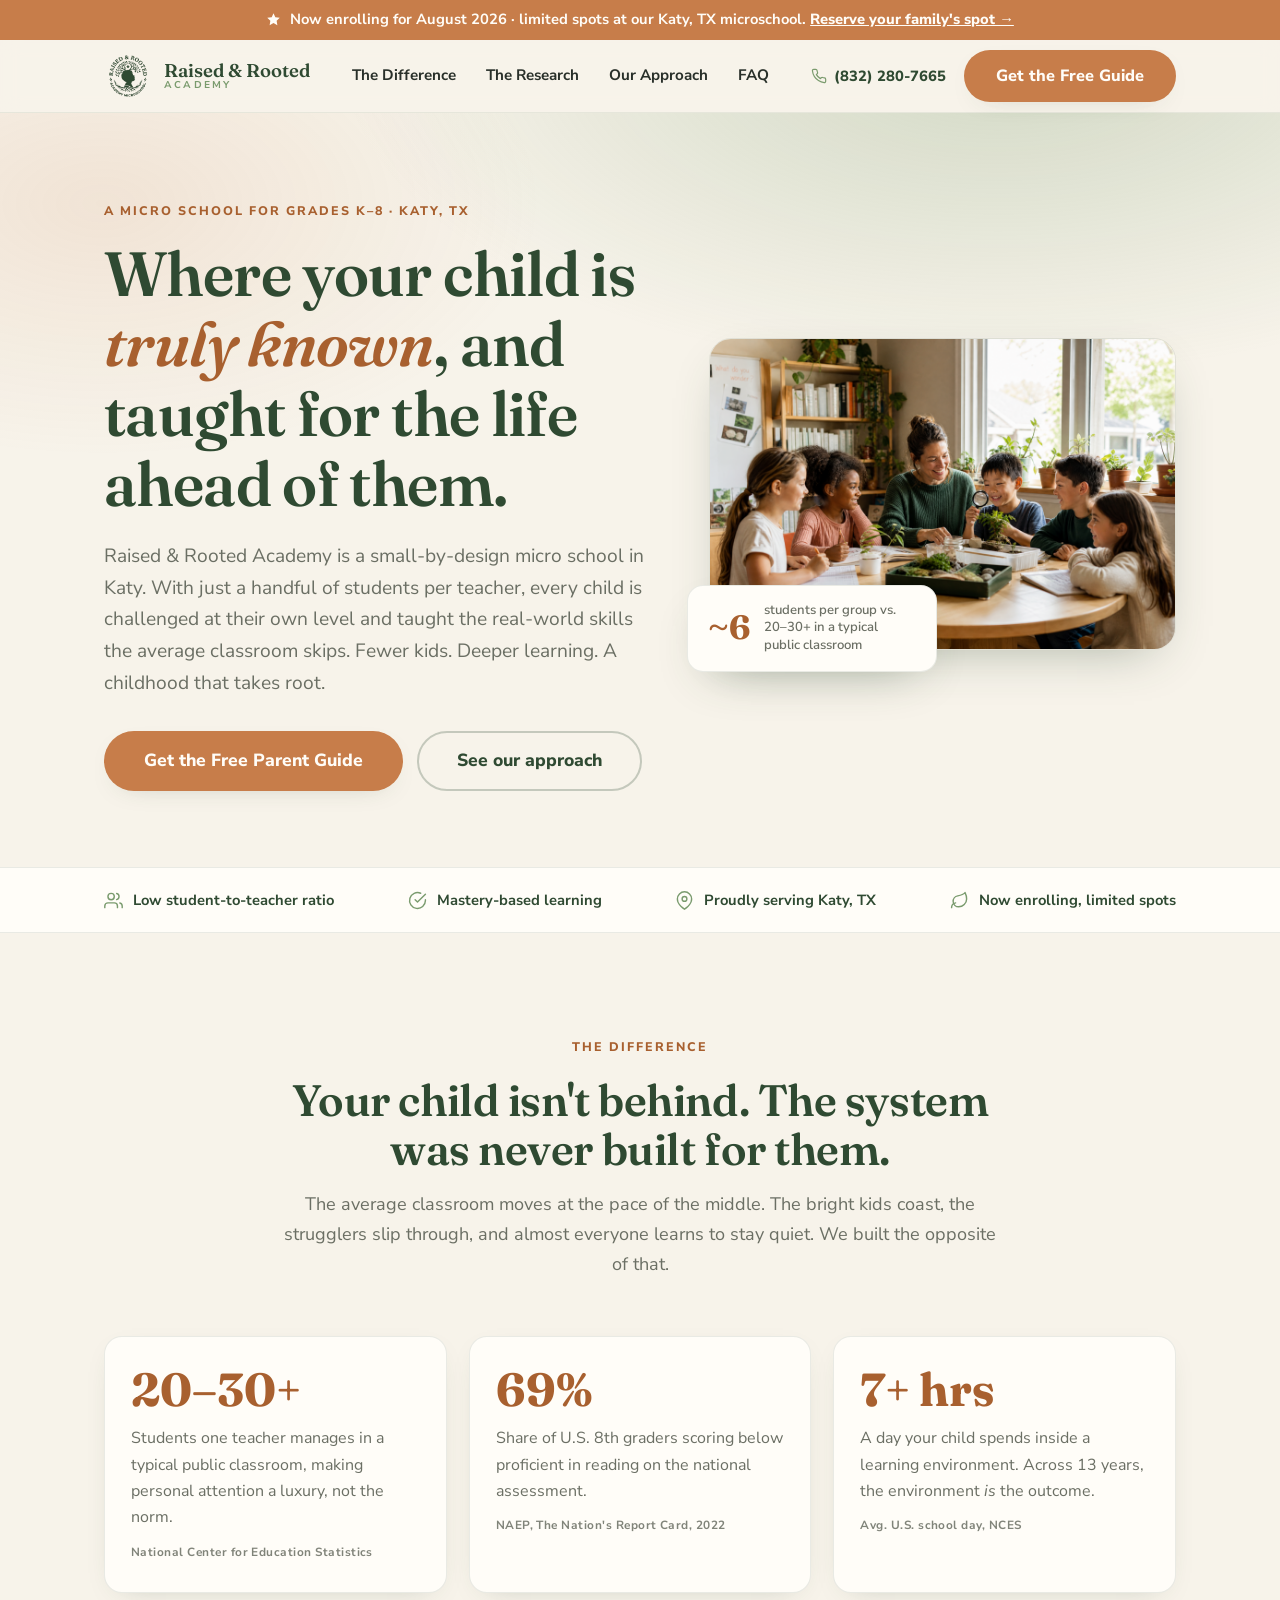
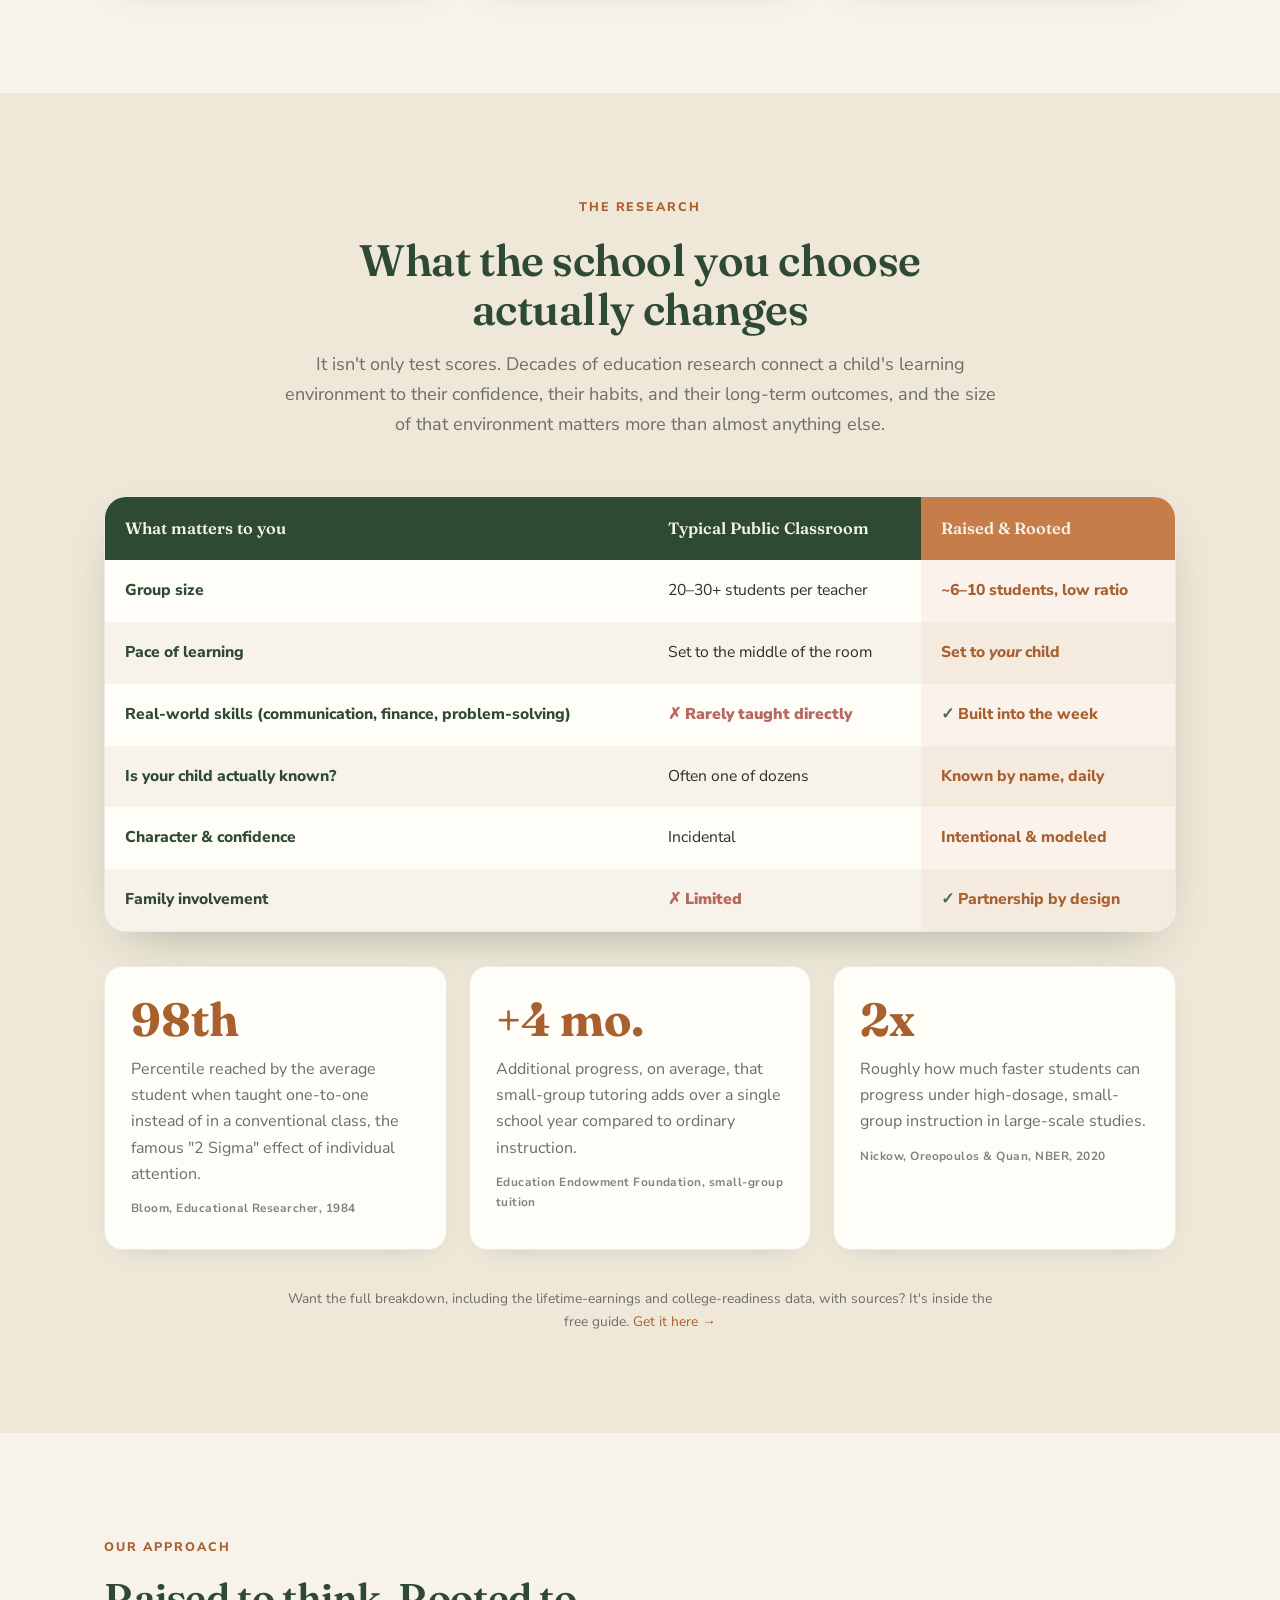
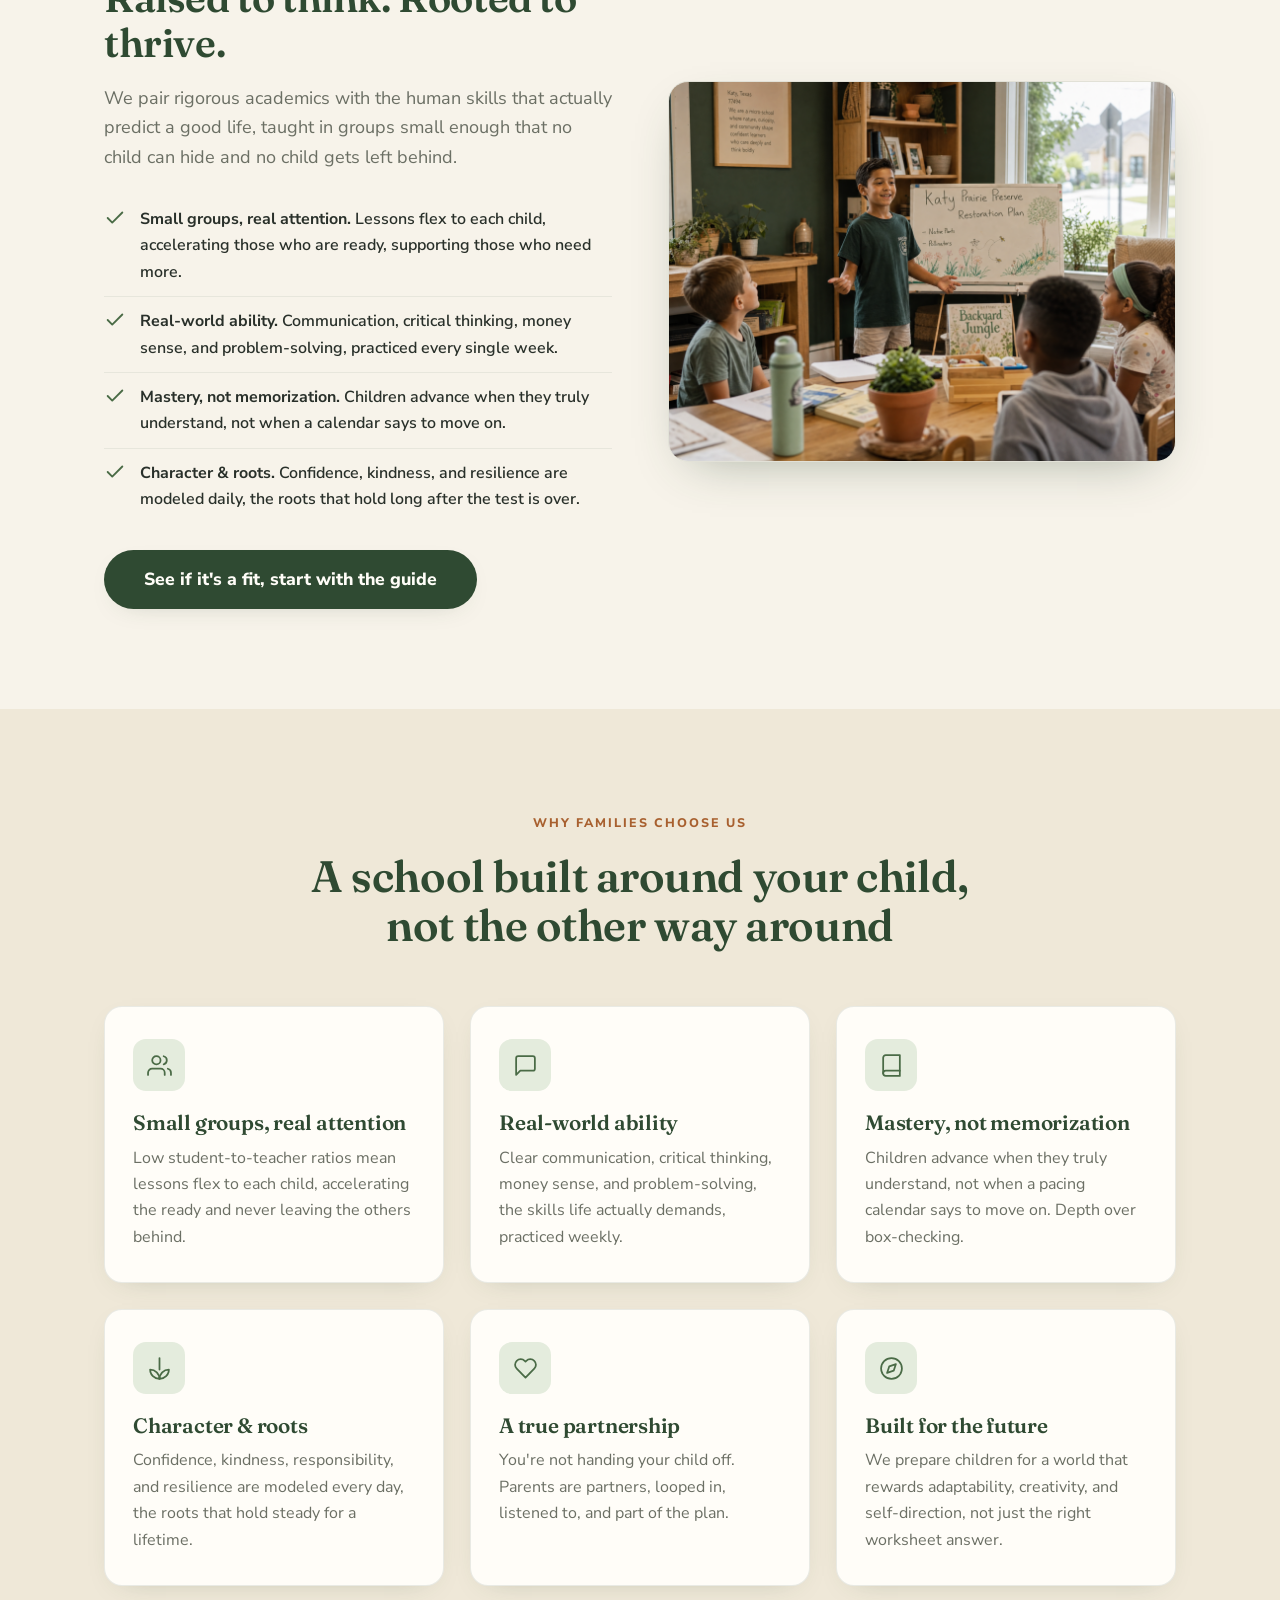
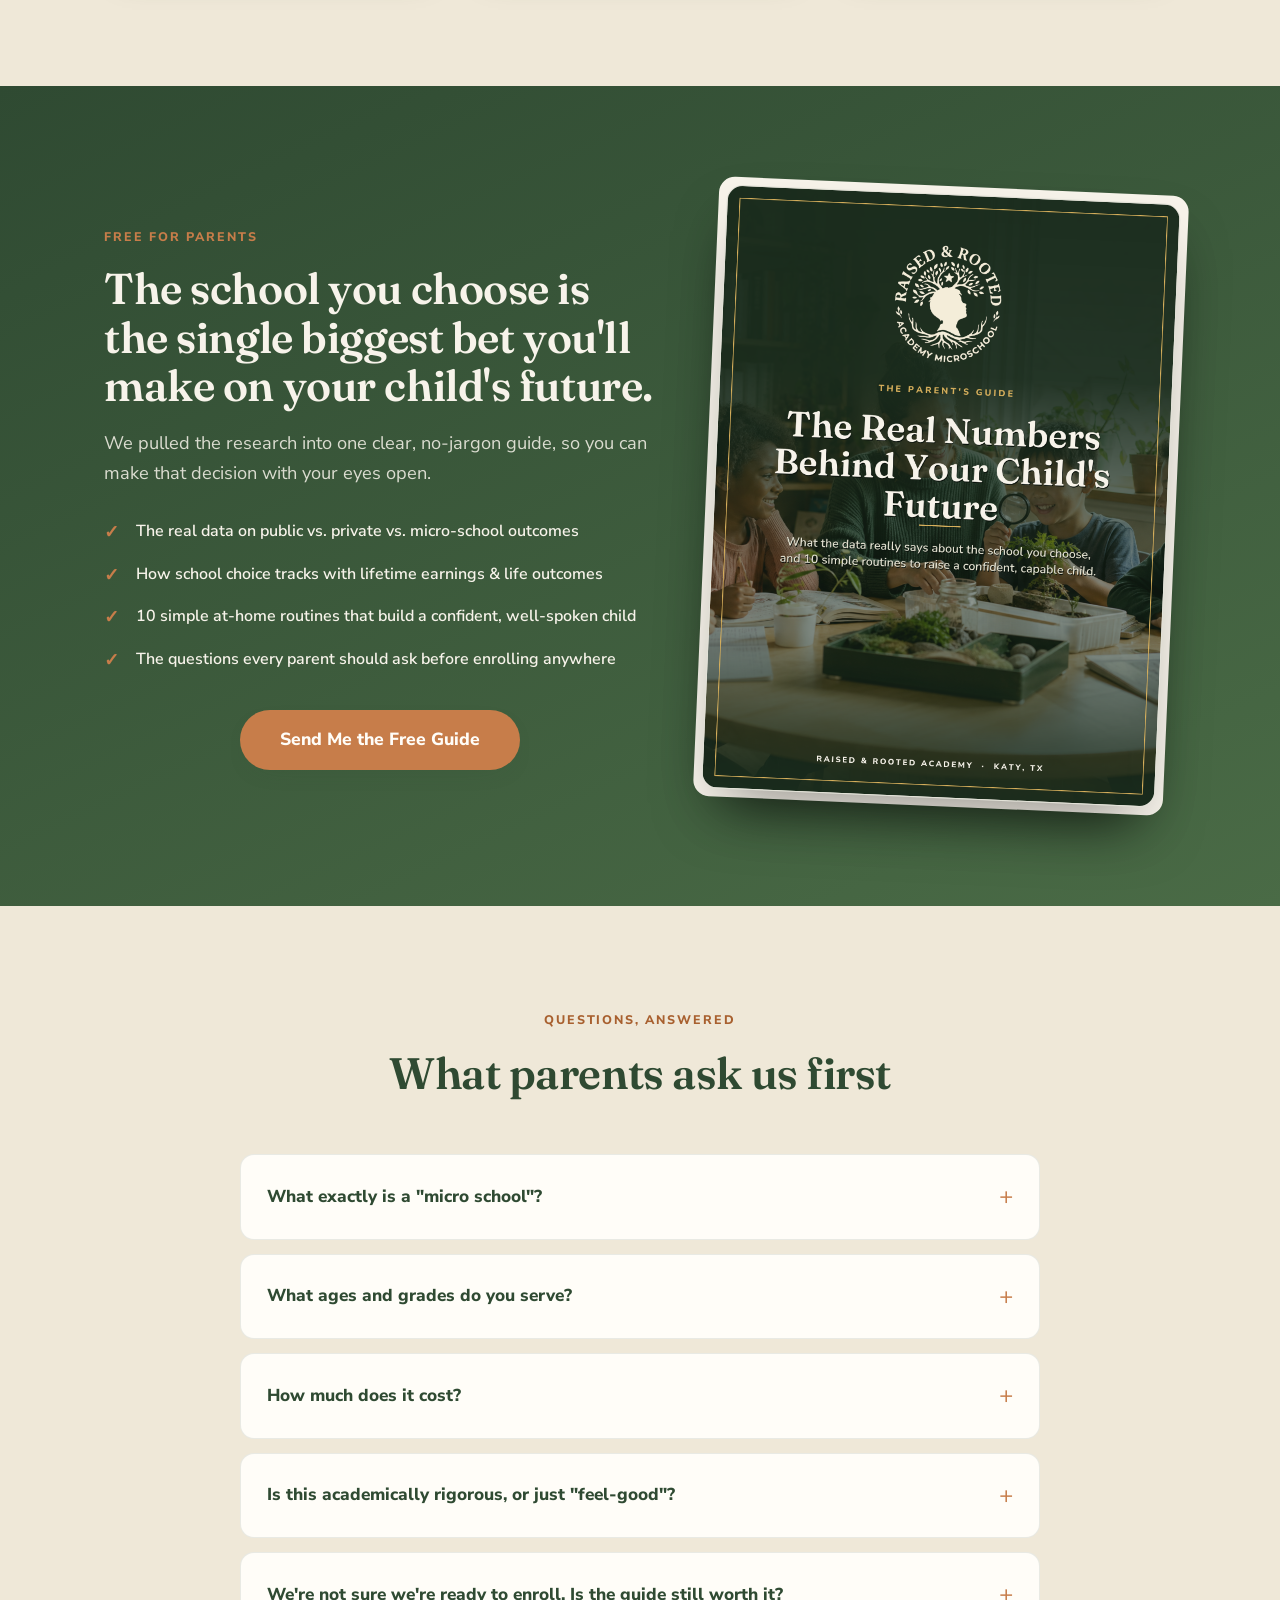
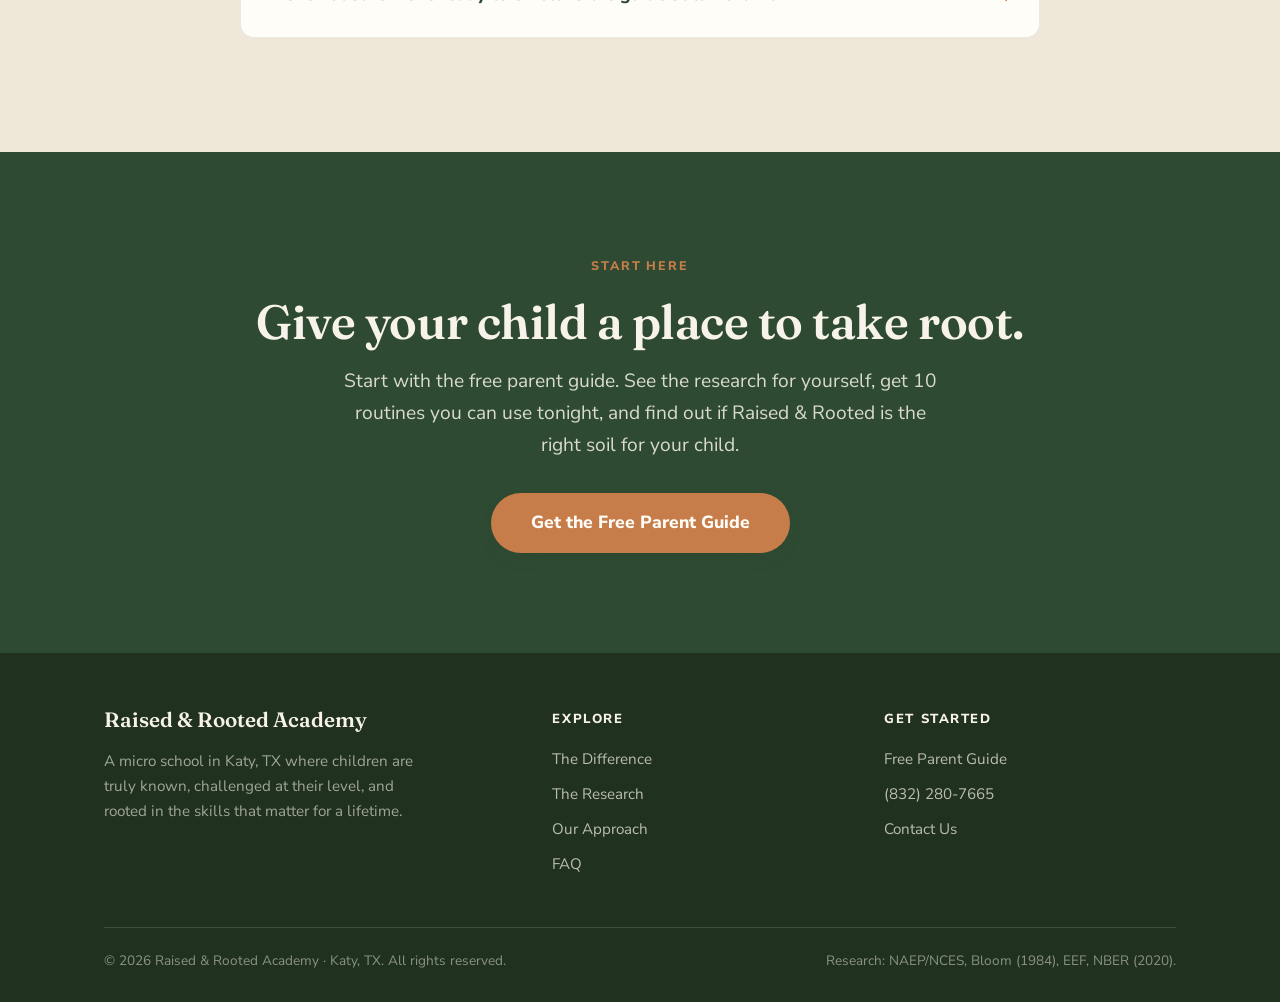
<file: index.html>
<!DOCTYPE html>
<html lang="en">
<head>
  <meta charset="UTF-8" />
  <meta name="viewport" content="width=device-width, initial-scale=1.0" />
  <title>Raised &amp; Rooted Academy | A Micro School in Katy, TX</title>
  <meta name="description" content="Raised & Rooted Academy is a micro school in Katy, TX built for how children actually learn: small groups, real-world skills, and outcomes the average classroom can't match. See the research, then claim your free parent guide." />

  <!-- Open Graph -->
  <meta property="og:title" content="Raised & Rooted Academy | A Micro School in Katy, TX" />
  <meta property="og:description" content="The school your child attends shapes their confidence, real-world ability, and future. See what the research says, and get our free parent guide." />
  <meta property="og:type" content="website" />
  <meta property="og:image" content="assets/og-image.jpg" />

  <link rel="preconnect" href="https://fonts.googleapis.com" />
  <link rel="preconnect" href="https://fonts.gstatic.com" crossorigin />
  <link href="https://fonts.googleapis.com/css2?family=Fraunces:ital,opsz,wght@0,9..144,400..700;1,9..144,400..600&family=Nunito+Sans:wght@400;600;700;800;900&display=swap" rel="stylesheet" />
  <link rel="stylesheet" href="styles.css" />
</head>
<body>

  <!-- ============ ANNOUNCEMENT BAR ============ -->
  <div class="announce-bar">
    <div class="inner">
      <svg class="star" viewBox="0 0 24 24"><path d="M12 2l2.9 6.26L22 9.27l-5 4.87 1.18 6.88L12 17.77l-6.18 3.25L7 14.14 2 9.27l7.1-1.01L12 2z"/></svg>
      <span>Now enrolling for <strong>August 2026</strong> · limited spots at our Katy, TX microschool. <a href="/free-guide.html">Reserve your family's spot →</a></span>
    </div>
  </div>

  <!-- ============ HEADER ============ -->
  <header class="site-header">
    <div class="wrap nav">
      <a class="brand" href="/" style="text-decoration:none">
        <span class="brand-mark has-logo"><img src="assets/logo-green-transparent.png" alt="Raised & Rooted Academy logo" /></span>
        <span class="brand-name">Raised &amp; Rooted<small>Academy</small></span>
      </a>
      <nav class="nav-links">
        <a href="#difference">The Difference</a>
        <a href="#data">The Research</a>
        <a href="#approach">Our Approach</a>
        <a href="#faq">FAQ</a>
      </nav>
      <div class="nav-meta">
        <!-- SWAP: real phone number -->
        <a class="nav-phone" href="tel:+18322807665">
          <svg viewBox="0 0 24 24"><path d="M22 16.92v3a2 2 0 0 1-2.18 2 19.79 19.79 0 0 1-8.63-3.07 19.5 19.5 0 0 1-6-6 19.79 19.79 0 0 1-3.07-8.67A2 2 0 0 1 4.11 2h3a2 2 0 0 1 2 1.72c.13.96.36 1.9.7 2.81a2 2 0 0 1-.45 2.11L8.09 9.91a16 16 0 0 0 6 6l1.27-1.27a2 2 0 0 1 2.11-.45c.91.34 1.85.57 2.81.7A2 2 0 0 1 22 16.92Z"/></svg>
          <span>(832) 280-7665</span>
        </a>
        <a class="btn btn-primary nav-cta" href="/free-guide.html">Get the Free Guide</a>
      </div>
    </div>
  </header>

  <!-- ============ HERO ============ -->
  <section class="hero">
    <div class="wrap hero-grid">
      <div>
        <span class="eyebrow">A Micro School for Grades K–8 · Katy, TX</span>
        <h1>Where your child is <span class="accent">truly known</span>, and taught for the life ahead of them.</h1>
        <p class="hero-sub">Raised &amp; Rooted Academy is a small-by-design micro school in Katy. With just a handful of students per teacher, every child is challenged at their own level and taught the real-world skills the average classroom skips. Fewer kids. Deeper learning. A childhood that takes root.</p>
        <div class="hero-cta-row">
          <a class="btn btn-primary btn-lg" href="/free-guide.html">Get the Free Parent Guide</a>
          <a class="btn btn-ghost btn-lg" href="#approach">See our approach</a>
        </div>
      </div>

      <div class="hero-photo-frame">
        <img class="hero-photo" src="assets/hero.jpg" alt="A teacher and a small group of children learning hands-on together at Raised & Rooted Academy in Katy, TX" />
        <div class="stat-badge">
          <span class="sb-num">~6</span>
          <span class="sb-label">students per group vs. 20–30+ in a typical public classroom</span>
        </div>
      </div>
    </div>
  </section>

  <!-- ============ TRUST BAR ============ -->
  <div class="trust-bar">
    <div class="wrap">
      <span class="trust-item">
        <svg viewBox="0 0 24 24"><path d="M17 21v-2a4 4 0 0 0-4-4H5a4 4 0 0 0-4 4v2"/><circle cx="9" cy="7" r="4"/><path d="M23 21v-2a4 4 0 0 0-3-3.87M16 3.13a4 4 0 0 1 0 7.75"/></svg>
        Low student-to-teacher ratio
      </span>
      <span class="trust-item">
        <svg viewBox="0 0 24 24"><path d="M22 11.08V12a10 10 0 1 1-5.93-9.14"/><polyline points="22 4 12 14.01 9 11.01"/></svg>
        Mastery-based learning
      </span>
      <span class="trust-item">
        <svg viewBox="0 0 24 24"><path d="M21 10c0 7-9 13-9 13s-9-6-9-13a9 9 0 0 1 18 0Z"/><circle cx="12" cy="10" r="3"/></svg>
        Proudly serving Katy, TX
      </span>
      <span class="trust-item">
        <svg viewBox="0 0 24 24"><path d="M12 2a7 7 0 0 0-7 7c0 5 7 13 7 13s7-8 7-13a7 7 0 0 0-7-7Z" style="display:none"/><path d="M11 20A7 7 0 0 1 9.8 6.1C15.5 5 17 4.48 19 2c1 2 2 4.18 2 8 0 5.5-4.78 10-10 10Z"/><path d="M2 21c0-3 1.85-5.36 5.08-6"/></svg>
        Now enrolling, limited spots
      </span>
    </div>
  </div>

  <!-- ============ THE DIFFERENCE / PROBLEM ============ -->
  <section id="difference">
    <div class="wrap">
      <div class="section-head">
        <span class="eyebrow">The Difference</span>
        <h2>Your child isn't behind. The system was never built for them.</h2>
        <p>The average classroom moves at the pace of the middle. The bright kids coast, the strugglers slip through, and almost everyone learns to stay quiet. We built the opposite of that.</p>
      </div>

      <div class="stat-grid">
        <div class="stat-card">
          <div class="big">20–30+</div>
          <p>Students one teacher manages in a typical public classroom, making personal attention a luxury, not the norm.</p>
          <span class="src">National Center for Education Statistics</span>
        </div>
        <div class="stat-card">
          <div class="big">69%</div>
          <p>Share of U.S. 8th graders scoring below proficient in reading on the national assessment.</p>
          <span class="src">NAEP, The Nation's Report Card, 2022</span>
        </div>
        <div class="stat-card">
          <div class="big">7+ hrs</div>
          <p>A day your child spends inside a learning environment. Across 13 years, the environment <em>is</em> the outcome.</p>
          <span class="src">Avg. U.S. school day, NCES</span>
        </div>
      </div>
    </div>
  </section>

  <!-- ============ THE RESEARCH / COMPARISON ============ -->
  <section id="data" class="bg-cream-deep">
    <div class="wrap">
      <div class="section-head">
        <span class="eyebrow">The Research</span>
        <h2>What the school you choose actually changes</h2>
        <p>It isn't only test scores. Decades of education research connect a child's learning environment to their confidence, their habits, and their long-term outcomes, and the size of that environment matters more than almost anything else.</p>
      </div>

      <div class="compare">
        <table>
          <thead>
            <tr>
              <th>What matters to you</th>
              <th>Typical Public Classroom</th>
              <th class="col-us">Raised &amp; Rooted</th>
            </tr>
          </thead>
          <tbody>
            <tr>
              <td>Group size</td>
              <td>20–30+ students per teacher</td>
              <td class="col-us">~6–10 students, low ratio</td>
            </tr>
            <tr>
              <td>Pace of learning</td>
              <td>Set to the middle of the room</td>
              <td class="col-us">Set to <em>your</em> child</td>
            </tr>
            <tr>
              <td>Real-world skills (communication, finance, problem-solving)</td>
              <td class="cross">✗ Rarely taught directly</td>
              <td class="col-us"><span class="check">✓</span> Built into the week</td>
            </tr>
            <tr>
              <td>Is your child actually known?</td>
              <td>Often one of dozens</td>
              <td class="col-us">Known by name, daily</td>
            </tr>
            <tr>
              <td>Character &amp; confidence</td>
              <td>Incidental</td>
              <td class="col-us">Intentional &amp; modeled</td>
            </tr>
            <tr>
              <td>Family involvement</td>
              <td class="cross">✗ Limited</td>
              <td class="col-us"><span class="check">✓</span> Partnership by design</td>
            </tr>
          </tbody>
        </table>
      </div>

      <div class="stat-grid" style="margin-top:34px">
        <div class="stat-card">
          <div class="big">98th</div>
          <p>Percentile reached by the average student when taught one-to-one instead of in a conventional class, the famous "2 Sigma" effect of individual attention.</p>
          <span class="src">Bloom, Educational Researcher, 1984</span>
        </div>
        <div class="stat-card">
          <div class="big">+4 mo.</div>
          <p>Additional progress, on average, that small-group tutoring adds over a single school year compared to ordinary instruction.</p>
          <span class="src">Education Endowment Foundation, small-group tuition</span>
        </div>
        <div class="stat-card">
          <div class="big">2x</div>
          <p>Roughly how much faster students can progress under high-dosage, small-group instruction in large-scale studies.</p>
          <span class="src">Nickow, Oreopoulos &amp; Quan, NBER, 2020</span>
        </div>
      </div>

      <p class="research-note">Want the full breakdown, including the lifetime-earnings and college-readiness data, with sources? It's inside the free guide. <a href="/free-guide.html">Get it here →</a></p>
    </div>
  </section>

  <!-- ============ APPROACH, FEATURE SPLIT WITH PHOTO ============ -->
  <section id="approach">
    <div class="wrap feature-split">
      <div>
        <span class="eyebrow">Our Approach</span>
        <h2>Raised to think. Rooted to thrive.</h2>
        <p style="font-size:1.13rem; color:var(--muted);">We pair rigorous academics with the human skills that actually predict a good life, taught in groups small enough that no child can hide and no child gets left behind.</p>
        <ul class="feature-list">
          <li><svg viewBox="0 0 24 24"><polyline points="20 6 9 17 4 12"/></svg><strong>Small groups, real attention.</strong> Lessons flex to each child, accelerating those who are ready, supporting those who need more.</li>
          <li><svg viewBox="0 0 24 24"><polyline points="20 6 9 17 4 12"/></svg><strong>Real-world ability.</strong> Communication, critical thinking, money sense, and problem-solving, practiced every single week.</li>
          <li><svg viewBox="0 0 24 24"><polyline points="20 6 9 17 4 12"/></svg><strong>Mastery, not memorization.</strong> Children advance when they truly understand, not when a calendar says to move on.</li>
          <li><svg viewBox="0 0 24 24"><polyline points="20 6 9 17 4 12"/></svg><strong>Character &amp; roots.</strong> Confidence, kindness, and resilience are modeled daily, the roots that hold long after the test is over.</li>
        </ul>
        <a class="btn btn-green btn-lg" href="/free-guide.html" style="margin-top:26px">See if it's a fit, start with the guide</a>
      </div>
      <div class="fs-media">
        <img src="assets/approach.jpg" alt="A confident young student presenting an idea to classmates at Raised & Rooted Academy" />
      </div>
    </div>
  </section>

  <!-- ============ PILLARS ============ -->
  <section class="bg-cream-deep">
    <div class="wrap">
      <div class="section-head">
        <span class="eyebrow">Why Families Choose Us</span>
        <h2>A school built around your child, not the other way around</h2>
      </div>

      <div class="pillar-grid">
        <div class="pillar">
          <div class="ico"><svg viewBox="0 0 24 24"><path d="M17 21v-2a4 4 0 0 0-4-4H5a4 4 0 0 0-4 4v2"/><circle cx="9" cy="7" r="4"/><path d="M23 21v-2a4 4 0 0 0-3-3.87M16 3.13a4 4 0 0 1 0 7.75"/></svg></div>
          <h3>Small groups, real attention</h3>
          <p>Low student-to-teacher ratios mean lessons flex to each child, accelerating the ready and never leaving the others behind.</p>
        </div>
        <div class="pillar">
          <div class="ico"><svg viewBox="0 0 24 24"><path d="M21 15a2 2 0 0 1-2 2H7l-4 4V5a2 2 0 0 1 2-2h14a2 2 0 0 1 2 2z"/></svg></div>
          <h3>Real-world ability</h3>
          <p>Clear communication, critical thinking, money sense, and problem-solving, the skills life actually demands, practiced weekly.</p>
        </div>
        <div class="pillar">
          <div class="ico"><svg viewBox="0 0 24 24"><path d="M4 19.5A2.5 2.5 0 0 1 6.5 17H20"/><path d="M6.5 2H20v20H6.5A2.5 2.5 0 0 1 4 19.5v-15A2.5 2.5 0 0 1 6.5 2z"/></svg></div>
          <h3>Mastery, not memorization</h3>
          <p>Children advance when they truly understand, not when a pacing calendar says to move on. Depth over box-checking.</p>
        </div>
        <div class="pillar">
          <div class="ico"><svg viewBox="0 0 24 24"><path d="M12 22c4.97 0 9-4.03 9-9-4.97 0-9 4.03-9 9Z"/><path d="M12 22C7.03 22 3 17.97 3 13c4.97 0 9 4.03 9 9Z"/><path d="M12 13V2"/></svg></div>
          <h3>Character &amp; roots</h3>
          <p>Confidence, kindness, responsibility, and resilience are modeled every day, the roots that hold steady for a lifetime.</p>
        </div>
        <div class="pillar">
          <div class="ico"><svg viewBox="0 0 24 24"><path d="M20.42 4.58a5.4 5.4 0 0 0-7.65 0l-.77.78-.77-.78a5.4 5.4 0 0 0-7.65 7.65l8.42 8.42 8.42-8.42a5.4 5.4 0 0 0 0-7.65Z"/></svg></div>
          <h3>A true partnership</h3>
          <p>You're not handing your child off. Parents are partners, looped in, listened to, and part of the plan.</p>
        </div>
        <div class="pillar">
          <div class="ico"><svg viewBox="0 0 24 24"><circle cx="12" cy="12" r="10"/><polygon points="16.24 7.76 14.12 14.12 7.76 16.24 9.88 9.88 16.24 7.76"/></svg></div>
          <h3>Built for the future</h3>
          <p>We prepare children for a world that rewards adaptability, creativity, and self-direction, not just the right worksheet answer.</p>
        </div>
      </div>
    </div>
  </section>

  <!-- ============ LEAD MAGNET BAND ============ -->
  <section class="magnet-band">
    <div class="wrap magnet-grid">
      <div>
        <span class="eyebrow" style="color:var(--terracotta)">Free for Parents</span>
        <h2>The school you choose is the single biggest bet you'll make on your child's future.</h2>
        <p>We pulled the research into one clear, no-jargon guide, so you can make that decision with your eyes open.</p>
        <ul class="magnet-list">
          <li>The real data on public vs. private vs. micro-school outcomes</li>
          <li>How school choice tracks with lifetime earnings &amp; life outcomes</li>
          <li>10 simple at-home routines that build a confident, well-spoken child</li>
          <li>The questions every parent should ask before enrolling anywhere</li>
        </ul>
        <div style="text-align:center; margin-top:30px;">
          <a class="btn btn-primary btn-lg" href="/free-guide.html">Send Me the Free Guide</a>
        </div>
      </div>
      <div class="magnet-cover">
        <img class="cover-photo" src="assets/guide-cover-ebook.png" alt="The Raised & Rooted Academy free parent guide" />
      </div>
    </div>
  </section>

  <!-- ============ FAQ ============ -->
  <section id="faq" class="bg-cream-deep">
    <div class="wrap">
      <div class="section-head">
        <span class="eyebrow">Questions, Answered</span>
        <h2>What parents ask us first</h2>
      </div>
      <div class="faq-list">
        <details class="faq-item">
          <summary>What exactly is a "micro school"?</summary>
          <div class="faq-body">A micro school is a small, intentionally-limited learning community, think of the best parts of a one-room schoolhouse, modernized. Far fewer students per teacher than a traditional school, close-knit groups, and a curriculum built around mastery and real-world skills rather than standardized pacing.</div>
        </details>
        <details class="faq-item">
          <summary>What ages and grades do you serve?</summary>
          <div class="faq-body"><!-- SWAP: confirm your real grade range -->We serve grades K–8 here in Katy, TX. If you're unsure whether your child is a fit, the best next step is to grab the free guide and reach out, we'll talk through your child specifically.</div>
        </details>
        <details class="faq-item">
          <summary>How much does it cost?</summary>
          <div class="faq-body"><!-- SWAP: add real tuition or a range -->Tuition and any available family options are shared during enrollment conversations. Because spots are limited, we keep this personal, start with the free guide and we'll walk you through everything.</div>
        </details>
        <details class="faq-item">
          <summary>Is this academically rigorous, or just "feel-good"?</summary>
          <div class="faq-body">Both, on purpose. Small groups let us push each child harder <em>and</em> support them better than a class of thirty ever could. Rigor and being truly known are not opposites, kids do their best work when they feel safe and seen.</div>
        </details>
        <details class="faq-item">
          <summary>We're not sure we're ready to enroll. Is the guide still worth it?</summary>
          <div class="faq-body">Absolutely. The guide is built to help any parent make a better school decision, even if it's not with us. Start there, no pressure.</div>
        </details>
      </div>
    </div>
  </section>

  <!-- ============ FINAL CTA ============ -->
  <section class="bg-green final-cta">
    <div class="wrap">
      <span class="eyebrow" style="color:var(--terracotta)">Start Here</span>
      <h2>Give your child a place to take root.</h2>
      <p>Start with the free parent guide. See the research for yourself, get 10 routines you can use tonight, and find out if Raised &amp; Rooted is the right soil for your child.</p>
      <a class="btn btn-primary btn-lg" href="/free-guide.html">Get the Free Parent Guide</a>
    </div>
  </section>

  <!-- ============ FOOTER ============ -->
  <footer class="site-footer">
    <div class="wrap">
      <div class="footer-grid">
        <div>
          <span class="brand-name" style="font-size:1.3rem">Raised &amp; Rooted Academy</span>
          <p>A micro school in Katy, TX where children are truly known, challenged at their level, and rooted in the skills that matter for a lifetime.</p>
        </div>
        <div class="footer-col">
          <h5>Explore</h5>
          <a href="#difference">The Difference</a>
          <a href="#data">The Research</a>
          <a href="#approach">Our Approach</a>
          <a href="#faq">FAQ</a>
        </div>
        <div class="footer-col">
          <h5>Get Started</h5>
          <a href="/free-guide.html">Free Parent Guide</a>
          <a href="tel:+18322807665">(832) 280-7665</a>
          <a href="mailto:hello@raisedandrootedacademy.com"><!-- SWAP: real email -->Contact Us</a>
        </div>
      </div>
      <div class="footer-bottom">
        <span>© <span id="year"></span> Raised &amp; Rooted Academy · Katy, TX. All rights reserved.</span>
        <span>Research: NAEP/NCES, Bloom (1984), EEF, NBER (2020). <!-- Verify figures before launch. --></span>
      </div>
    </div>
  </footer>

  <script>
    document.getElementById('year').textContent = new Date().getFullYear();
  </script>
</body>
</html>
</file>
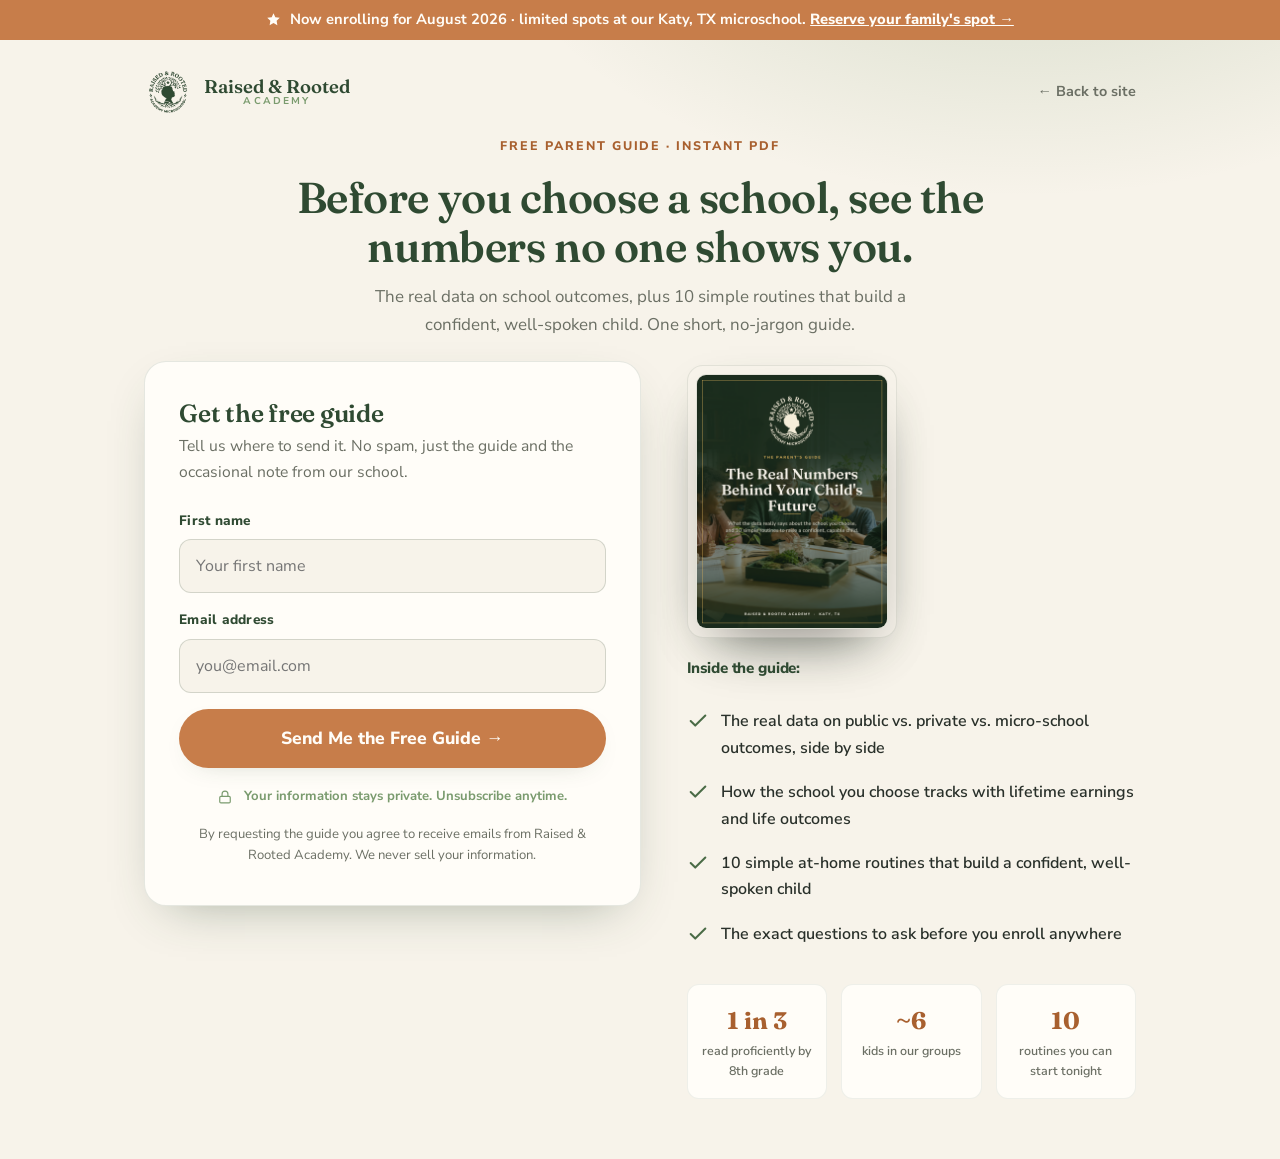
<file: free-guide.html>
<!DOCTYPE html>
<html lang="en">
<head>
  <meta charset="UTF-8" />
  <meta name="viewport" content="width=device-width, initial-scale=1.0" />
  <title>Free Parent Guide: The Real Numbers Behind Your Child's Future | Raised &amp; Rooted Academy</title>
  <meta name="description" content="Get the free parent guide: the real data on public vs. private vs. micro-school outcomes, plus 10 simple at-home routines that build a confident, well-spoken child." />

  <link rel="preconnect" href="https://fonts.googleapis.com" />
  <link rel="preconnect" href="https://fonts.gstatic.com" crossorigin />
  <link href="https://fonts.googleapis.com/css2?family=Fraunces:ital,opsz,wght@0,9..144,400..700;1,9..144,400..600&family=Nunito+Sans:wght@400;600;700;800;900&display=swap" rel="stylesheet" />
  <link rel="stylesheet" href="styles.css" />
</head>
<body class="optin-body">

  <!-- Announcement bar -->
  <div class="announce-bar">
    <div class="inner">
      <svg class="star" viewBox="0 0 24 24"><path d="M12 2l2.9 6.26L22 9.27l-5 4.87 1.18 6.88L12 17.77l-6.18 3.25L7 14.14 2 9.27l7.1-1.01L12 2z"/></svg>
      <span>Now enrolling for <strong>August 2026</strong> · limited spots at our Katy, TX microschool. <a href="#optin-form">Reserve your family's spot →</a></span>
    </div>
  </div>

  <div class="optin-wrap">
    <div class="optin-top">
      <a class="brand" href="/" style="text-decoration:none;">
        <span class="brand-mark has-logo"><img src="assets/logo-green-transparent.png" alt="Raised & Rooted Academy logo" /></span>
        <span class="brand-name">Raised &amp; Rooted<small>Academy</small></span>
      </a>
      <a class="optin-back" href="/">← Back to site</a>
    </div>

    <div class="optin-hero">
      <span class="eyebrow">Free Parent Guide · Instant PDF</span>
      <h1>Before you choose a school, <span class="accent">see the numbers</span> no one shows you.</h1>
      <p class="optin-lead">The real data on school outcomes, plus 10 simple routines that build a confident, well-spoken child. One short, no-jargon guide.</p>
    </div>

    <div class="optin-grid">
      <!-- FORM — first in the DOM so it sits above the fold on mobile -->
      <div id="optin-form">
        <div class="form-card">
          <h2>Get the free guide</h2>
          <p class="fc-sub">Tell us where to send it. No spam, just the guide and the occasional note from our school.</p>

          <!-- Captures name + email into Supabase (insert-only), then sends to /thank-you.html -->
          <form id="leadForm" novalidate>
            <div class="field">
              <label for="name">First name</label>
              <input type="text" id="name" name="name" placeholder="Your first name" autocomplete="given-name" required />
            </div>
            <div class="field">
              <label for="email">Email address</label>
              <input type="email" id="email" name="email" placeholder="you@email.com" autocomplete="email" required />
            </div>
            <!-- Optional honeypot for spam bots -->
            <input type="text" name="_gotcha" style="display:none" tabindex="-1" autocomplete="off" />

            <button type="submit" class="btn btn-primary btn-block btn-lg" id="submitBtn">Send Me the Free Guide →</button>
            <div class="trust-row"><svg class="lock-ico" viewBox="0 0 24 24"><rect x="3" y="11" width="18" height="11" rx="2"/><path d="M7 11V7a5 5 0 0 1 10 0v4"/></svg>Your information stays private. Unsubscribe anytime.</div>
            <p class="fineprint">By requesting the guide you agree to receive emails from Raised &amp; Rooted Academy. We never sell your information.</p>
          </form>
        </div>
      </div>

      <!-- SUPPORT — proof and details, below the fold on mobile -->
      <div class="support-col">
        <div class="optin-cover">
          <img class="cover-photo" src="assets/guide-cover-ebook.png" alt="The Raised & Rooted Academy free parent guide" style="border-radius:10px" />
        </div>
        <h4>Inside the guide:</h4>
        <ul class="optin-list">
          <li><svg viewBox="0 0 24 24"><polyline points="20 6 9 17 4 12"/></svg>The real data on public vs. private vs. micro-school outcomes, side by side</li>
          <li><svg viewBox="0 0 24 24"><polyline points="20 6 9 17 4 12"/></svg>How the school you choose tracks with lifetime earnings and life outcomes</li>
          <li><svg viewBox="0 0 24 24"><polyline points="20 6 9 17 4 12"/></svg>10 simple at-home routines that build a confident, well-spoken child</li>
          <li><svg viewBox="0 0 24 24"><polyline points="20 6 9 17 4 12"/></svg>The exact questions to ask before you enroll anywhere</li>
        </ul>
        <div class="mini-stats">
          <div class="mini-stat"><div class="n">1 in 3</div><div class="l">read proficiently by 8th grade</div></div>
          <div class="mini-stat"><div class="n">~6</div><div class="l">kids in our groups</div></div>
          <div class="mini-stat"><div class="n">10</div><div class="l">routines you can start tonight</div></div>
        </div>
      </div>
    </div>
  </div>

  <script>
    (function () {
      // Supabase lead capture (publishable key is safe to expose; the table
      // has an insert-only RLS policy, so this key cannot read the lead list).
      var SUPABASE_URL = 'https://ssllepovajmohdhvhzsa.supabase.co';
      var SUPABASE_KEY = 'eyJhbGciOiJIUzI1NiIsInR5cCI6IkpXVCJ9.eyJpc3MiOiJzdXBhYmFzZSIsInJlZiI6InNzbGxlcG92YWptb2hkaHZoenNhIiwicm9sZSI6ImFub24iLCJpYXQiOjE3NzU0OTYwMTcsImV4cCI6MjA5MTA3MjAxN30.qFTsGzZsN5XVX_xgxpdclWmeEtCs1ZfmmLzOsmcN_0k';

      var form = document.getElementById('leadForm');
      var btn = document.getElementById('submitBtn');

      function go() { window.location.href = '/thank-you.html'; }

      form.addEventListener('submit', function (e) {
        e.preventDefault();

        var name = form.name.value.trim();
        var email = form.email.value.trim();
        if (!name || !email || email.indexOf('@') < 1) {
          form.reportValidity && form.reportValidity();
          return;
        }

        // Honeypot: if a bot filled the hidden field, skip the DB write but
        // still send a human-looking response.
        var trap = form._gotcha && form._gotcha.value;

        // Greet them by name on the thank-you page
        try { localStorage.setItem('rr_lead_name', name); } catch (err) {}

        btn.textContent = 'Sending…';
        btn.disabled = true;

        if (trap) { go(); return; }

        fetch(SUPABASE_URL + '/rest/v1/raised_rooted_leads', {
          method: 'POST',
          headers: {
            'apikey': SUPABASE_KEY,
            'Authorization': 'Bearer ' + SUPABASE_KEY,
            'Content-Type': 'application/json',
            'Prefer': 'return=minimal'
          },
          body: JSON.stringify({ name: name, email: email, source: 'free-guide' })
        }).then(go).catch(go); // never trap the user, deliver the guide either way
      });
    })();
  </script>
</body>
</html>
</file>
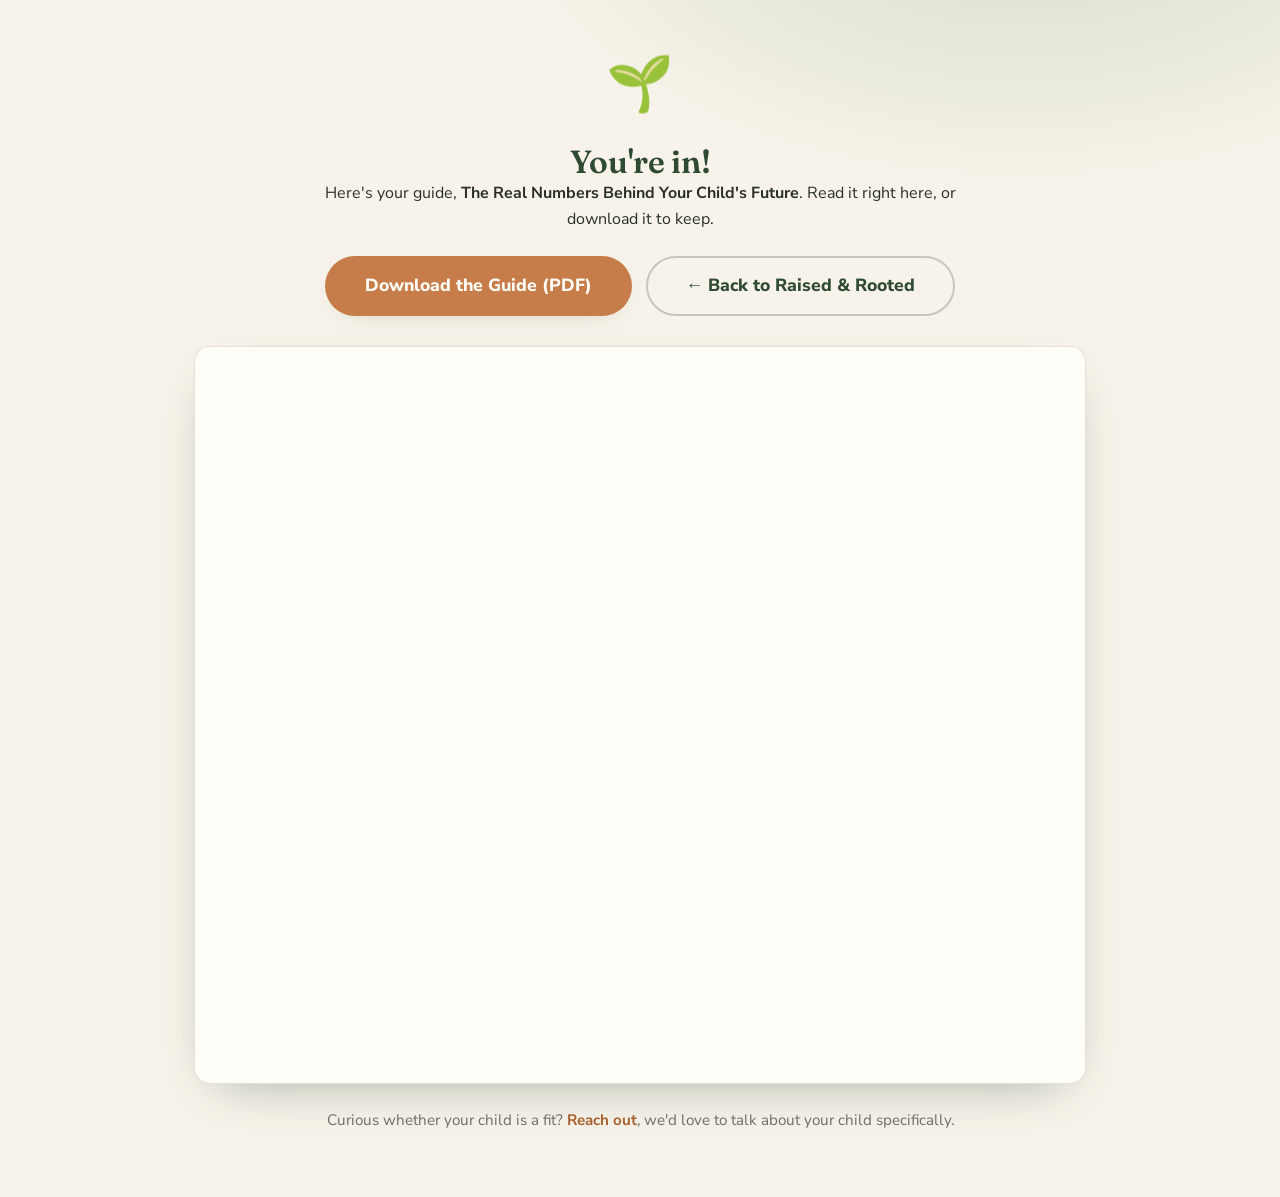
<file: thank-you.html>
<!DOCTYPE html>
<html lang="en">
<head>
  <meta charset="UTF-8" />
  <meta name="viewport" content="width=device-width, initial-scale=1.0" />
  <title>You're in! | Raised &amp; Rooted Academy</title>
  <meta name="robots" content="noindex" />

  <link rel="preconnect" href="https://fonts.googleapis.com" />
  <link rel="preconnect" href="https://fonts.gstatic.com" crossorigin />
  <link href="https://fonts.googleapis.com/css2?family=Fraunces:ital,opsz,wght@0,9..144,400..700;1,9..144,400..600&family=Nunito+Sans:wght@400;600;700;800;900&display=swap" rel="stylesheet" />
  <link rel="stylesheet" href="styles.css" />
</head>
<body class="optin-body">

  <div class="ty-wrap">
    <div class="ty-head">
      <div class="ty-emoji">🌱</div>
      <h1 id="tyHeading">You're in!</h1>
      <p>Here's your guide, <strong>The Real Numbers Behind Your Child's Future</strong>. Read it right here, or download it to keep.</p>
      <div class="ty-actions">
        <a class="btn btn-primary btn-lg" href="assets/raised-and-rooted-free-guide.pdf" id="downloadLink" download>Download the Guide (PDF)</a>
        <a class="btn btn-ghost btn-lg" href="/">← Back to Raised &amp; Rooted</a>
      </div>
    </div>

    <iframe class="pdf-frame" src="assets/raised-and-rooted-free-guide.pdf#view=FitH" title="The Real Numbers Behind Your Child's Future"></iframe>

    <p style="text-align:center; margin-top:24px; color:var(--muted); font-size:0.95rem;">
      Curious whether your child is a fit? <a href="/free-guide.html" style="color:var(--terracotta-deep); font-weight:700;">Reach out</a>, we'd love to talk about your child specifically.
    </p>
  </div>

  <script>
    // Personalize the greeting if we captured a name
    try {
      var name = localStorage.getItem('rr_lead_name');
      if (name && name !== 'null' && name !== 'undefined' && name.trim()) {
        document.getElementById('tyHeading').textContent = "You're in, " + name.trim() + "!";
      }
    } catch (e) {}
  </script>
</body>
</html>
</file>
<file: styles.css>
/* ============================================================
   Raised & Rooted Academy — shared styles
   Warm & earthy palette: forest green, sage, cream, terracotta
   ============================================================ */

:root {
  --green-deep: #2f4a32;
  --green: #4a6b46;
  --sage: #7a9b6e;
  --sage-soft: #e4ecdd;
  --cream: #f7f3ea;
  --cream-deep: #efe8d8;
  --tan: #e8dcc4;
  --terracotta: #c77d4a;
  --terracotta-deep: #a8602f;
  --ink: #29302a;
  --muted: #6b6f64;
  --white: #fffdf8;
  --shadow: 0 18px 50px -24px rgba(47, 74, 50, 0.45);
  --shadow-soft: 0 8px 28px -18px rgba(47, 74, 50, 0.35);
  --radius: 18px;
  --maxw: 1120px;
  --font-display: "Fraunces", Georgia, "Times New Roman", serif;
  --font-body: "Nunito Sans", -apple-system, BlinkMacSystemFont, "Segoe UI", sans-serif;
}

* { box-sizing: border-box; margin: 0; padding: 0; }

html { scroll-behavior: smooth; }

body {
  font-family: var(--font-body);
  color: var(--ink);
  background: var(--cream);
  line-height: 1.65;
  -webkit-font-smoothing: antialiased;
  text-rendering: optimizeLegibility;
}

h1, h2, h3, h4 { font-family: var(--font-display); font-weight: 600; line-height: 1.12; color: var(--green-deep); letter-spacing: -0.01em; }

p { color: var(--ink); }

a { color: var(--terracotta-deep); text-decoration: none; }
a:hover { text-decoration: underline; }

img { max-width: 100%; display: block; }

.wrap { width: 100%; max-width: var(--maxw); margin: 0 auto; padding: 0 24px; }

.eyebrow {
  display: inline-block;
  font-size: 0.78rem;
  font-weight: 800;
  letter-spacing: 0.16em;
  text-transform: uppercase;
  color: var(--terracotta-deep);
  margin-bottom: 18px;
}

/* ---------- Buttons ---------- */
.btn {
  display: inline-flex;
  align-items: center;
  justify-content: center;
  gap: 10px;
  font-family: var(--font-body);
  font-weight: 800;
  font-size: 1.02rem;
  padding: 16px 30px;
  border-radius: 999px;
  border: 2px solid transparent;
  cursor: pointer;
  transition: transform 0.15s ease, box-shadow 0.2s ease, background 0.2s ease;
  text-decoration: none;
  line-height: 1;
}
.btn:hover { text-decoration: none; transform: translateY(-2px); }
.btn-primary { background: var(--terracotta); color: var(--white); box-shadow: var(--shadow-soft); }
.btn-primary:hover { background: var(--terracotta-deep); }
.btn-green { background: var(--green-deep); color: var(--white); box-shadow: var(--shadow-soft); }
.btn-green:hover { background: var(--green); }
.btn-ghost { background: transparent; color: var(--green-deep); border-color: rgba(47,74,50,0.25); }
.btn-ghost:hover { background: rgba(47,74,50,0.06); }
.btn-lg { padding: 19px 38px; font-size: 1.1rem; }
.btn-block { width: 100%; }

/* ---------- Header ---------- */
.site-header {
  position: sticky; top: 0; z-index: 50;
  background: rgba(247, 243, 234, 0.86);
  backdrop-filter: saturate(140%) blur(10px);
  border-bottom: 1px solid rgba(47,74,50,0.08);
}
.nav { display: flex; align-items: center; justify-content: space-between; height: 72px; }
.brand { display: flex; align-items: center; gap: 12px; }
.brand-mark {
  width: 38px; height: 38px; border-radius: 11px; flex: none;
  background: linear-gradient(150deg, var(--green) 0%, var(--green-deep) 100%);
  display: grid; place-items: center; color: var(--cream);
  font-family: var(--font-display); font-weight: 700; font-size: 1.15rem;
  box-shadow: inset 0 -2px 6px rgba(0,0,0,0.18);
}
.brand-name { font-family: var(--font-display); font-weight: 600; font-size: 1.16rem; color: var(--green-deep); line-height: 1.05; }
.brand-name small { display: block; font-family: var(--font-body); font-weight: 700; font-size: 0.62rem; letter-spacing: 0.22em; text-transform: uppercase; color: var(--sage); }
.nav-links { display: flex; align-items: center; gap: 30px; }
.nav-links a { color: var(--ink); font-weight: 700; font-size: 0.95rem; }
.nav-links a:hover { color: var(--terracotta-deep); text-decoration: none; }
.nav-cta { display: inline-flex; }

/* ---------- Hero ---------- */
.hero {
  position: relative;
  background:
    radial-gradient(1100px 540px at 78% -8%, rgba(122,155,110,0.30), transparent 60%),
    radial-gradient(800px 460px at 8% 12%, rgba(199,125,74,0.13), transparent 55%),
    var(--cream);
  padding: 84px 0 76px;
  overflow: hidden;
}
.hero-grid { display: grid; grid-template-columns: 1.08fr 0.92fr; gap: 56px; align-items: center; }
.hero h1 { font-size: clamp(2.5rem, 5vw, 3.9rem); margin-bottom: 22px; }
.hero h1 .accent { color: var(--terracotta-deep); font-style: italic; }
.hero-sub { font-size: 1.2rem; color: var(--muted); max-width: 540px; margin-bottom: 32px; }
.hero-cta-row { display: flex; gap: 14px; flex-wrap: wrap; align-items: center; }
.hero-trust { margin-top: 26px; display: flex; align-items: center; gap: 14px; color: var(--muted); font-size: 0.92rem; font-weight: 600; }
.hero-trust .dot { width: 5px; height: 5px; border-radius: 50%; background: var(--sage); }

.hero-card {
  background: var(--white);
  border: 1px solid rgba(47,74,50,0.10);
  border-radius: 24px;
  padding: 30px;
  box-shadow: var(--shadow);
  position: relative;
}
.hero-card h3 { font-size: 1.28rem; margin-bottom: 6px; }
.hero-card .hc-sub { font-size: 0.92rem; color: var(--muted); margin-bottom: 20px; }
.hc-stat { display: flex; align-items: baseline; gap: 12px; padding: 14px 0; border-top: 1px dashed rgba(47,74,50,0.16); }
.hc-stat:first-of-type { border-top: none; }
.hc-num { font-family: var(--font-display); font-weight: 700; font-size: 2rem; color: var(--terracotta-deep); flex: none; min-width: 92px; }
.hc-label { font-size: 0.95rem; color: var(--ink); }

/* ---------- Sections ---------- */
section { padding: 100px 0; }
.section-head { text-align: center; max-width: 720px; margin: 0 auto 56px; }
.section-head h2 { font-size: clamp(2rem, 3.6vw, 2.75rem); margin-bottom: 16px; }
.section-head p { font-size: 1.13rem; color: var(--muted); }

.bg-sage { background: var(--sage-soft); }
.bg-green { background: var(--green-deep); }
.bg-green h2, .bg-green h3, .bg-green p, .bg-green .section-head p { color: var(--cream); }
.bg-cream-deep { background: var(--cream-deep); }

/* ---------- Problem / stat cards ---------- */
.stat-grid { display: grid; grid-template-columns: repeat(3, 1fr); gap: 22px; }
.stat-card {
  background: var(--white); border: 1px solid rgba(47,74,50,0.10);
  border-radius: var(--radius); padding: 30px 26px; box-shadow: var(--shadow-soft);
}
.stat-card .big { font-family: var(--font-display); font-weight: 700; font-size: 2.9rem; color: var(--terracotta-deep); line-height: 1; margin-bottom: 12px; }
.stat-card p { color: var(--muted); font-size: 1rem; }
.stat-card .src { display:block; margin-top: 12px; font-size: 0.74rem; color: var(--sage); font-weight: 700; letter-spacing: 0.04em; }

/* ---------- Comparison table ---------- */
.compare {
  background: var(--white); border-radius: 22px; overflow: hidden;
  box-shadow: var(--shadow); border: 1px solid rgba(47,74,50,0.10);
}
.compare table { width: 100%; border-collapse: collapse; }
.compare th, .compare td { padding: 18px 20px; text-align: left; font-size: 0.98rem; }
.compare thead th { background: var(--green-deep); color: var(--cream); font-family: var(--font-display); font-weight: 600; font-size: 1.02rem; }
.compare thead th.col-us { background: var(--terracotta); }
.compare tbody tr:nth-child(even) { background: var(--cream); }
.compare tbody td:first-child { font-weight: 800; color: var(--green-deep); }
.compare td.col-us { font-weight: 800; color: var(--terracotta-deep); background: rgba(199,125,74,0.08); }
.compare .check { color: var(--green); font-weight: 900; }
.compare .cross { color: #b6695f; font-weight: 900; }

/* ---------- Feature / pillars ---------- */
.pillar-grid { display: grid; grid-template-columns: repeat(3, 1fr); gap: 26px; }
.pillar {
  background: var(--white); border: 1px solid rgba(47,74,50,0.10); border-radius: var(--radius);
  padding: 32px 28px; box-shadow: var(--shadow-soft);
}
.pillar .ico {
  width: 52px; height: 52px; border-radius: 13px; display: grid; place-items: center;
  background: var(--sage-soft); color: var(--green); margin-bottom: 20px;
}
.pillar .ico svg { width: 25px; height: 25px; stroke: currentColor; fill: none; stroke-width: 1.7; stroke-linecap: round; stroke-linejoin: round; }
.pillar h3 { font-size: 1.3rem; margin-bottom: 10px; }
.pillar p { color: var(--muted); }

/* ---------- Lead magnet band ---------- */
.magnet-band { background: linear-gradient(155deg, var(--green-deep) 0%, var(--green) 100%); position: relative; overflow: hidden; }
.magnet-grid { display: grid; grid-template-columns: 1fr 0.85fr; gap: 50px; align-items: center; }
.magnet-grid h2 { color: var(--cream); font-size: clamp(2rem, 3.6vw, 2.7rem); margin-bottom: 18px; }
.magnet-grid p { color: rgba(247,243,234,0.85); font-size: 1.14rem; margin-bottom: 14px; }
.magnet-list { list-style: none; margin: 22px 0 30px; }
.magnet-list li { color: var(--cream); padding: 8px 0 8px 32px; position: relative; font-weight: 600; }
.magnet-list li::before { content: "✓"; position: absolute; left: 0; color: var(--terracotta); font-weight: 900; font-size: 1.1rem; }
.magnet-cover {
  background: var(--cream); border-radius: 16px; padding: 8px; box-shadow: 0 30px 60px -24px rgba(0,0,0,0.55);
  transform: rotate(2.5deg);
}
.magnet-cover-inner {
  border: 2px solid var(--tan); border-radius: 10px; padding: 38px 30px; text-align: center;
  background: linear-gradient(180deg, var(--white), var(--cream));
}
.magnet-cover-inner .kicker { font-size: 0.72rem; letter-spacing: 0.18em; text-transform: uppercase; color: var(--terracotta-deep); font-weight: 800; }
.magnet-cover-inner h4 { font-family: var(--font-display); font-size: 1.55rem; color: var(--green-deep); margin: 14px 0; line-height: 1.15; }
.magnet-cover-inner .free-tag { display:inline-block; margin-top: 10px; background: var(--terracotta); color: var(--white); font-weight: 800; font-size: 0.8rem; padding: 6px 16px; border-radius: 999px; letter-spacing: 0.05em; }

/* ---------- Testimonials ---------- */
.quote-grid { display: grid; grid-template-columns: repeat(3, 1fr); gap: 24px; }
.quote {
  background: var(--white); border: 1px solid rgba(47,74,50,0.10); border-radius: var(--radius);
  padding: 30px 28px; box-shadow: var(--shadow-soft);
}
.quote .stars { color: var(--terracotta); letter-spacing: 2px; margin-bottom: 14px; }
.quote p { font-size: 1.04rem; color: var(--ink); font-style: italic; margin-bottom: 18px; }
.quote .who { font-weight: 800; color: var(--green-deep); font-style: normal; }
.quote .who small { display:block; font-weight: 600; color: var(--muted); font-size: 0.85rem; }

/* ---------- FAQ ---------- */
.faq-list { max-width: 800px; margin: 0 auto; }
.faq-item { background: var(--white); border: 1px solid rgba(47,74,50,0.10); border-radius: 14px; margin-bottom: 14px; overflow: hidden; }
.faq-item summary { cursor: pointer; padding: 22px 26px; font-weight: 800; font-size: 1.08rem; color: var(--green-deep); list-style: none; display: flex; justify-content: space-between; align-items: center; gap: 16px; }
.faq-item summary::-webkit-details-marker { display: none; }
.faq-item summary::after { content: "+"; font-size: 1.5rem; color: var(--terracotta); font-weight: 400; transition: transform 0.2s; }
.faq-item[open] summary::after { transform: rotate(45deg); }
.faq-item .faq-body { padding: 0 26px 24px; color: var(--muted); }

/* ---------- Final CTA ---------- */
.final-cta { text-align: center; }
.final-cta h2 { color: var(--cream); font-size: clamp(2.1rem, 4vw, 3rem); margin-bottom: 18px; }
.final-cta p { color: rgba(247,243,234,0.85); font-size: 1.2rem; max-width: 600px; margin: 0 auto 32px; }

/* ---------- Footer ---------- */
.site-footer { background: #20311f; color: rgba(247,243,234,0.72); padding: 56px 0 30px; }
.footer-grid { display: grid; grid-template-columns: 1.4fr 1fr 1fr; gap: 40px; margin-bottom: 40px; }
.site-footer .brand-name { color: var(--cream); }
.site-footer p { color: rgba(247,243,234,0.6); font-size: 0.95rem; margin-top: 14px; max-width: 320px; }
.footer-col h5 { color: var(--cream); font-family: var(--font-body); font-weight: 800; font-size: 0.82rem; letter-spacing: 0.12em; text-transform: uppercase; margin-bottom: 16px; }
.footer-col a { display: block; color: rgba(247,243,234,0.72); margin-bottom: 10px; font-size: 0.95rem; }
.footer-col a:hover { color: var(--cream); }
.footer-bottom { border-top: 1px solid rgba(247,243,234,0.14); padding-top: 22px; display: flex; justify-content: space-between; flex-wrap: wrap; gap: 12px; font-size: 0.85rem; color: rgba(247,243,234,0.5); }

/* ============================================================
   Opt-in (lead magnet) page
   ============================================================ */
.optin-body { background: radial-gradient(900px 520px at 80% -10%, rgba(122,155,110,0.28), transparent 60%), var(--cream); min-height: 100vh; }
.optin-wrap { max-width: 1040px; margin: 0 auto; padding: 28px 24px 60px; }
.optin-top { text-align: center; margin-bottom: 14px; }
.optin-grid { display: grid; grid-template-columns: 1fr 1fr; gap: 48px; align-items: center; margin-top: 30px; }
.optin-grid h1 { font-size: clamp(2.1rem, 4.4vw, 3.1rem); margin-bottom: 18px; }
.optin-grid h1 .accent { color: var(--terracotta-deep); font-style: italic; }
.optin-lead { font-size: 1.16rem; color: var(--muted); margin-bottom: 24px; }
.optin-list { list-style: none; margin: 22px 0; }
.optin-list li { padding: 9px 0 9px 34px; position: relative; font-weight: 600; color: var(--ink); }
.optin-list li::before { content: "🌱"; position: absolute; left: 0; font-size: 1rem; }

.form-card {
  background: var(--white); border: 1px solid rgba(47,74,50,0.12); border-radius: 22px;
  padding: 38px 34px; box-shadow: var(--shadow);
}
.form-card h2 { font-size: 1.55rem; margin-bottom: 6px; }
.form-card .fc-sub { color: var(--muted); font-size: 0.98rem; margin-bottom: 24px; }
.field { margin-bottom: 16px; }
.field label { display: block; font-weight: 800; font-size: 0.85rem; color: var(--green-deep); margin-bottom: 7px; letter-spacing: 0.02em; }
.field input {
  width: 100%; padding: 15px 16px; font-size: 1rem; font-family: var(--font-body);
  border: 1.5px solid rgba(47,74,50,0.18); border-radius: 12px; background: var(--cream);
  color: var(--ink); transition: border 0.15s, box-shadow 0.15s;
}
.field input:focus { outline: none; border-color: var(--sage); box-shadow: 0 0 0 4px rgba(122,155,110,0.18); background: var(--white); }
.form-card .fineprint { font-size: 0.82rem; color: var(--muted); margin-top: 16px; text-align: center; }
.form-card .fineprint a { color: var(--terracotta-deep); }
.trust-row { display: flex; align-items: center; justify-content: center; gap: 8px; margin-top: 18px; color: var(--sage); font-size: 0.82rem; font-weight: 700; }

.optin-cover {
  background: var(--cream); border-radius: 16px; padding: 8px; box-shadow: var(--shadow);
  border: 1px solid rgba(47,74,50,0.10); margin-bottom: 26px; max-width: 280px;
}
.optin-cover .magnet-cover-inner { padding: 30px 24px; }

.mini-stats { display: grid; grid-template-columns: repeat(3, 1fr); gap: 14px; margin-top: 28px; }
.mini-stat { text-align: center; background: var(--white); border-radius: 12px; padding: 16px 8px; border: 1px solid rgba(47,74,50,0.08); }
.mini-stat .n { font-family: var(--font-display); font-weight: 700; font-size: 1.5rem; color: var(--terracotta-deep); }
.mini-stat .l { font-size: 0.78rem; color: var(--muted); font-weight: 600; }

/* ---------- Thank you ---------- */
.ty-wrap { max-width: 940px; margin: 0 auto; padding: 40px 24px 64px; }
.ty-head { max-width: 640px; margin: 0 auto 30px; text-align: center; }
.ty-actions { display: flex; gap: 14px; justify-content: center; flex-wrap: wrap; margin-top: 24px; }
.pdf-frame { width: 100%; height: 82vh; min-height: 520px; border: 1px solid rgba(47,74,50,0.15); border-radius: 16px; box-shadow: var(--shadow); background: var(--white); display: block; }
.ty-card { max-width: 620px; margin: 8vh auto; background: var(--white); border-radius: 22px; padding: 50px 42px; text-align: center; box-shadow: var(--shadow); border: 1px solid rgba(47,74,50,0.10); }
.ty-emoji { font-size: 3.4rem; margin-bottom: 14px; }
.ty-card h1 { font-size: 2.2rem; margin-bottom: 14px; }
.ty-card p { color: var(--muted); font-size: 1.1rem; margin-bottom: 16px; }

/* ---------- Responsive ---------- */
@media (max-width: 880px) {
  .hero-grid, .magnet-grid, .optin-grid, .footer-grid { grid-template-columns: 1fr; gap: 36px; }
  .stat-grid, .pillar-grid, .quote-grid { grid-template-columns: 1fr; }
  .nav-links { display: none; }
  .hero { padding: 56px 0 50px; }
  section { padding: 56px 0; }
  .magnet-cover { transform: none; max-width: 360px; margin: 0 auto; }
  .compare { overflow-x: auto; }
  .compare table { min-width: 560px; }
  .optin-cover { margin: 0 auto 26px; }
}
@media (max-width: 520px) {
  .hero-cta-row { flex-direction: column; align-items: stretch; }
  .btn { width: 100%; }
  .footer-bottom { flex-direction: column; }
}

/* ============================================================
   Professional polish — photography, restraint, credibility
   ============================================================ */

/* Header: add location + phone, refine */
.nav-meta { display: flex; align-items: center; gap: 18px; }
.nav-phone { display: inline-flex; align-items: center; gap: 7px; font-weight: 800; font-size: 0.92rem; color: var(--green-deep); }
.nav-phone svg { width: 16px; height: 16px; stroke: var(--sage); fill: none; stroke-width: 1.8; }
.nav-phone:hover { text-decoration: none; color: var(--terracotta-deep); }

/* Hero photography */
.hero-photo-frame { position: relative; }
.hero-photo {
  width: 100%; border-radius: 22px; box-shadow: var(--shadow);
  border: 1px solid rgba(47,74,50,0.10); aspect-ratio: 3 / 2; object-fit: cover; display: block;
}
.stat-badge {
  position: absolute; left: -22px; bottom: -22px;
  background: var(--white); border: 1px solid rgba(47,74,50,0.10);
  border-radius: 16px; padding: 16px 20px; box-shadow: var(--shadow);
  display: flex; align-items: center; gap: 14px; max-width: 250px;
}
.stat-badge .sb-num { font-family: var(--font-display); font-weight: 700; font-size: 2.1rem; color: var(--terracotta-deep); line-height: 1; }
.stat-badge .sb-label { font-size: 0.82rem; color: var(--muted); font-weight: 600; line-height: 1.35; }

/* Trust bar under hero */
.trust-bar { border-top: 1px solid rgba(47,74,50,0.10); border-bottom: 1px solid rgba(47,74,50,0.10); background: var(--white); }
.trust-bar .wrap { display: flex; align-items: center; justify-content: space-between; gap: 24px; padding-top: 20px; padding-bottom: 20px; flex-wrap: wrap; }
.trust-item { display: flex; align-items: center; gap: 10px; color: var(--green-deep); font-weight: 700; font-size: 0.92rem; }
.trust-item svg { width: 19px; height: 19px; stroke: var(--sage); fill: none; stroke-width: 1.8; stroke-linecap: round; stroke-linejoin: round; flex: none; }

/* Two-column feature (approach photo) */
.feature-split { display: grid; grid-template-columns: 1fr 1fr; gap: 56px; align-items: center; }
.feature-split .fs-media img { width: 100%; border-radius: 20px; box-shadow: var(--shadow); border: 1px solid rgba(47,74,50,0.10); aspect-ratio: 4 / 3; object-fit: cover; }
.feature-split h2 { font-size: clamp(1.9rem, 3.2vw, 2.5rem); margin-bottom: 18px; }
.feature-list { list-style: none; margin-top: 22px; }
.feature-list li { position: relative; padding: 11px 0 11px 36px; border-top: 1px solid rgba(47,74,50,0.08); font-weight: 600; color: var(--ink); }
.feature-list li:first-child { border-top: none; }
.feature-list li svg { position: absolute; left: 0; top: 12px; width: 22px; height: 22px; stroke: var(--green); fill: none; stroke-width: 2; stroke-linecap: round; stroke-linejoin: round; }

/* Refined citations */
.stat-card .src { color: var(--muted); font-weight: 700; opacity: 0.85; }
.research-note { text-align: center; margin-top: 38px; font-size: 0.86rem; color: var(--muted); max-width: 720px; margin-left: auto; margin-right: auto; }

/* Testimonial avatars */
.quote .who-row { display: flex; align-items: center; gap: 13px; }
.avatar { width: 46px; height: 46px; border-radius: 50%; flex: none; display: grid; place-items: center; font-family: var(--font-display); font-weight: 700; color: var(--cream); font-size: 1.05rem; }
.avatar.a1 { background: linear-gradient(150deg, var(--sage), var(--green)); }
.avatar.a2 { background: linear-gradient(150deg, var(--terracotta), var(--terracotta-deep)); }
.avatar.a3 { background: linear-gradient(150deg, var(--green), var(--green-deep)); }

/* Optin list — swap emoji bullet for clean check */
.optin-list li::before { content: ""; }
.optin-list li { padding-left: 34px; }
.optin-list li svg { position: absolute; left: 0; top: 11px; width: 22px; height: 22px; stroke: var(--green); fill: none; stroke-width: 2.2; stroke-linecap: round; stroke-linejoin: round; }
.optin-list li { position: relative; }

/* Real guide-cover photo */
.cover-photo { width: 100%; border-radius: 16px; box-shadow: 0 30px 60px -24px rgba(0,0,0,0.45); border: 1px solid rgba(47,74,50,0.10); display: block; }

@media (max-width: 880px) {
  .feature-split { grid-template-columns: 1fr; gap: 30px; }
  .feature-split .fs-media { order: -1; }
  .stat-badge { left: 12px; bottom: -18px; }
  .trust-bar .wrap { justify-content: flex-start; gap: 18px 28px; }
  .nav-phone span { display: none; }
}

/* ============================================================
   Announcement bar + opt-in efficiency redesign
   ============================================================ */
.announce-bar { background: var(--terracotta); color: var(--white); }
.announce-bar .inner {
  max-width: var(--maxw); margin: 0 auto; padding: 10px 24px;
  display: flex; align-items: center; justify-content: center; gap: 9px;
  text-align: center; font-size: 0.92rem; font-weight: 700; line-height: 1.35; flex-wrap: wrap;
}
.announce-bar a { color: var(--white); text-decoration: underline; font-weight: 800; white-space: nowrap; }
.announce-bar a:hover { color: var(--cream); }
.announce-bar .star { width: 15px; height: 15px; fill: var(--white); flex: none; }

/* Logo image as the corner brand mark — all-green mark sits straight on cream */
.brand-mark.has-logo { background: none; box-shadow: none; padding: 0; width: 48px; height: 48px; border-radius: 0; }
.brand-mark img { width: 100%; height: 100%; object-fit: contain; display: block; }

/* Opt-in: compact hero + form-first-on-mobile grid */
.optin-top { display: flex; align-items: center; justify-content: space-between; margin-bottom: 6px; }
.optin-back { color: var(--muted); font-weight: 700; font-size: 0.9rem; }
.optin-back:hover { color: var(--terracotta-deep); }
.optin-hero { text-align: center; max-width: 720px; margin: 16px auto 22px; }
.optin-hero h1 { font-size: clamp(1.85rem, 4vw, 2.7rem); margin-bottom: 12px; }
.optin-hero .optin-lead { font-size: 1.06rem; margin: 0 auto; max-width: 600px; }
.support-col h4 { font-family: var(--font-body); font-weight: 800; font-size: 0.95rem; color: var(--green-deep); margin-bottom: 8px; }
.support-col .optin-cover { max-width: 210px; margin: 0 0 22px; }
.lock-ico { width: 14px; height: 14px; stroke: var(--sage); fill: none; stroke-width: 2; vertical-align: -2px; margin-right: 4px; }

@media (min-width: 881px) {
  .optin-grid { grid-template-columns: 1.05fr 0.95fr; gap: 46px; align-items: start; margin-top: 6px; }
  .support-col { padding-top: 4px; }
}
@media (max-width: 880px) {
  /* Compact everything above the form so the form lands above the fold */
  .optin-wrap { padding-top: 14px; }
  .optin-top { margin-bottom: 2px; }
  .optin-top .brand-name { font-size: 1rem; }
  .optin-hero { margin: 8px auto 14px; }
  .optin-hero h1 { font-size: 1.5rem; line-height: 1.16; margin-bottom: 8px; }
  .optin-hero .optin-lead { font-size: 0.96rem; }
  .form-card { padding: 22px 20px; }
  .form-card h2 { font-size: 1.35rem; }
  .form-card .fc-sub { font-size: 0.92rem; margin-bottom: 16px; }
  .field { margin-bottom: 12px; }
  .field input { padding: 13px 15px; }
  .support-col { margin-top: 32px; }
  .support-col .optin-cover { margin: 0 auto 20px; }
  .announce-bar .inner { font-size: 0.83rem; padding: 9px 18px; }

  /* Mobile nav: logo-only + clean single-line, centered CTA */
  .nav { height: 66px; }
  .site-header .brand-name { display: none; }
  .nav-meta { gap: 12px; }
  .nav-cta { white-space: nowrap; text-align: center; padding: 12px 20px; font-size: 0.92rem; }
}
</file>
